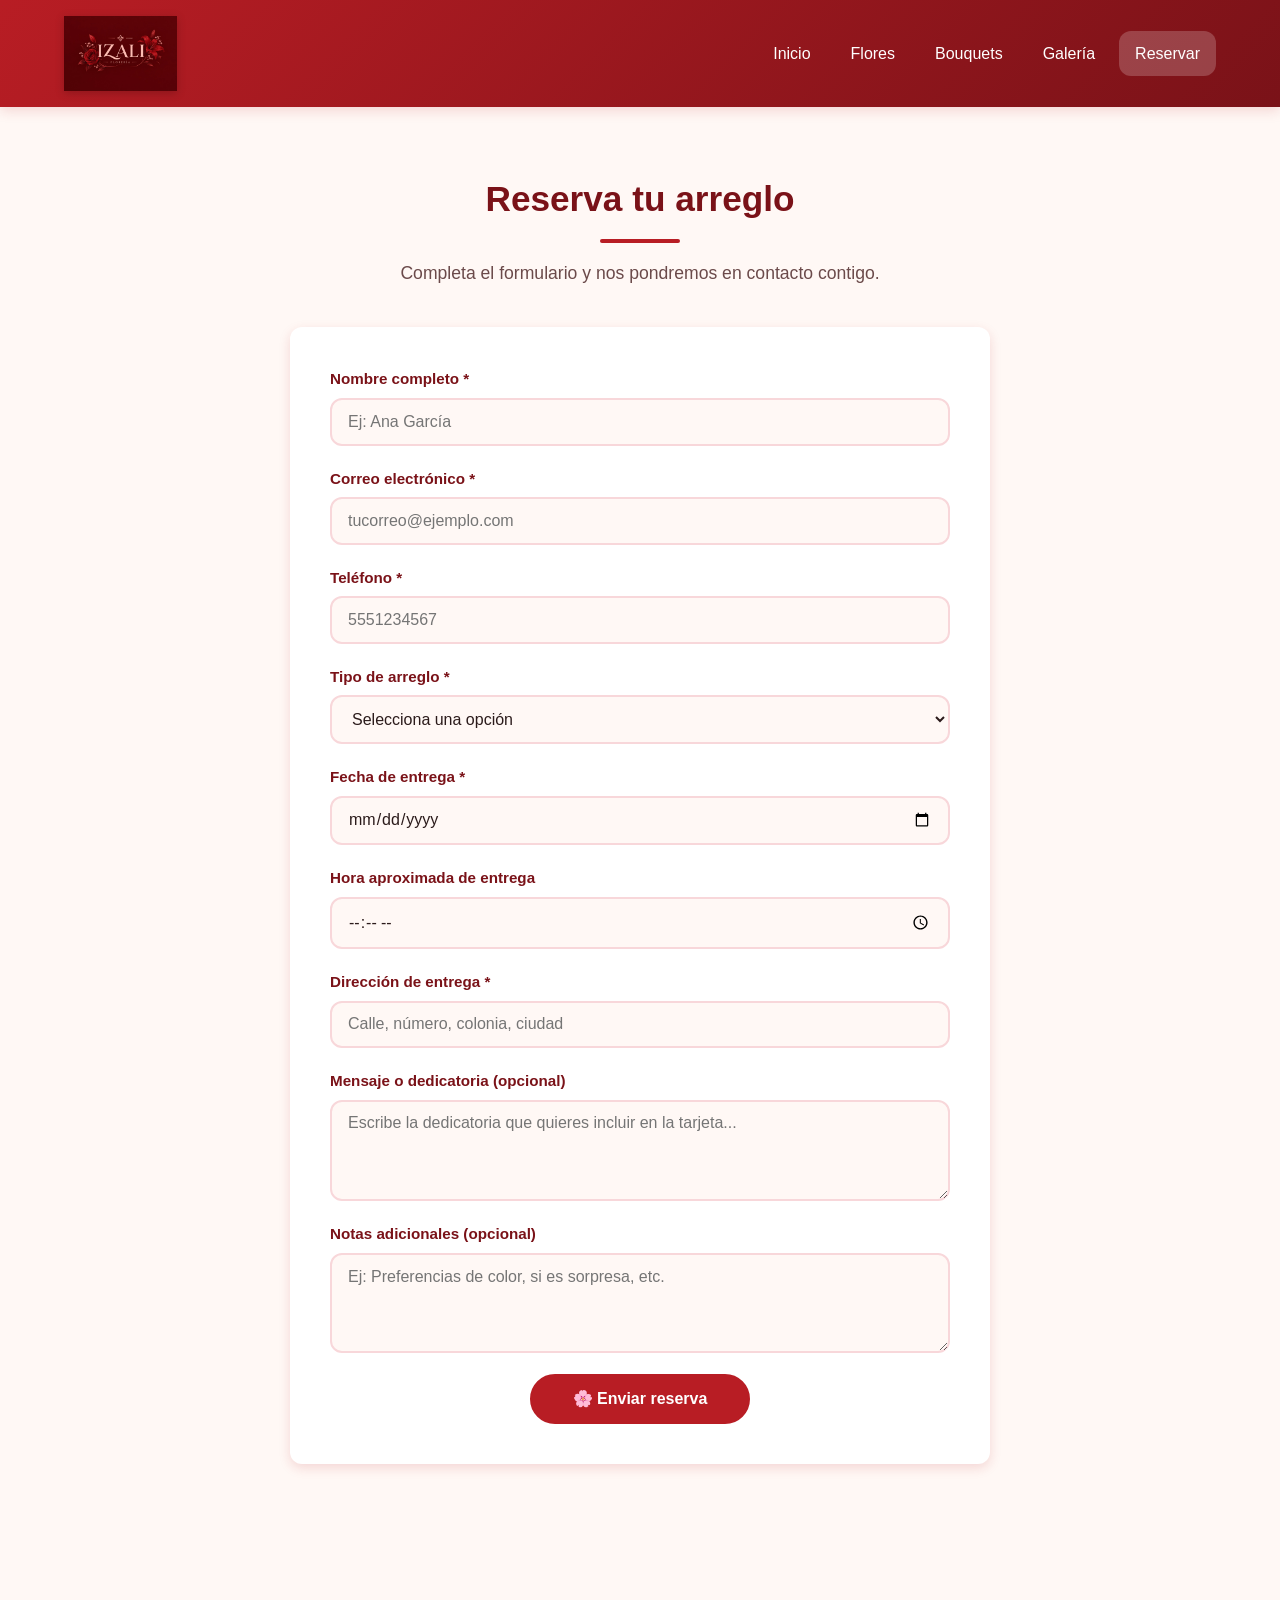
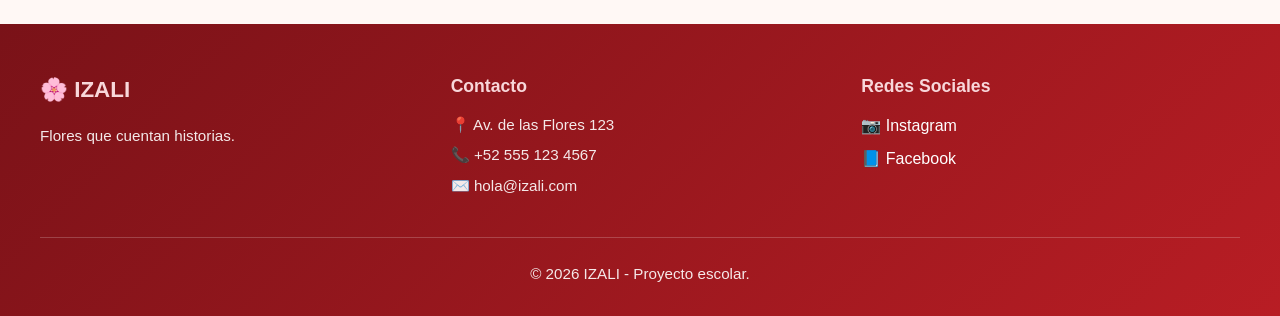
<file: reservar.html>
<!DOCTYPE html>
<html lang="es">
<head>
    <meta charset="UTF-8">
    <meta name="viewport" content="width=device-width, initial-scale=1.0">
    <title>Reservar - IZALI</title>
    <link rel="stylesheet" href="css/estilos.css">
</head>
<body>
    <header class="header">
        <div class="contenedor-header">
            <a href="index.html" class="logo">
                <img src="img/logo.png.jpeg" alt="IZALI Florería" class="logo-img">
            </a>
            <button class="menu-toggle" id="menuToggle" aria-label="Abrir menú">☰</button>
            <nav class="nav" id="nav">
                <ul>
                    <li><a href="index.html">Inicio</a></li>
                    <li><a href="flores.html">Flores</a></li>
                    <li><a href="bouquets.html">Bouquets</a></li>
                    <li><a href="galeria.html">Galería</a></li>
                    <li><a href="reservar.html" class="activo">Reservar</a></li>
                </ul>
            </nav>
        </div>
    </header>

    <section class="seccion">
        <h1 class="titulo-seccion">Reserva tu arreglo</h1>
        <p class="subtitulo">Completa el formulario y nos pondremos en contacto contigo.</p>

        <!-- FORMULARIO CON FORMSUBMIT (AJAX) -->
        <form 
            class="formulario" 
            id="formReserva" 
            action="https://formspree.io/f/xkjovlyd" 
            method="POST" 
            novalidate>

            <!-- ⚙️ CONFIGURACIÓN DE FORMSUBMIT -->
            <input type="hidden" name="_subject" value="🌸 Nueva reserva de IZALI">
            <input type="text" name="_honey" style="display:none">

            <!-- ⚠️ NO incluir _next. El AJAX maneja la respuesta -->

            <div class="campo">
                <label for="nombre">Nombre completo *</label>
                <input type="text" id="nombre" name="nombre" required placeholder="Ej: Ana García">
            </div>

            <div class="campo">
                <label for="email">Correo electrónico *</label>
                <input type="email" id="email" name="email" required placeholder="tucorreo@ejemplo.com">
            </div>

            <div class="campo">
                <label for="telefono">Teléfono *</label>
                <input type="tel" id="telefono" name="telefono" required placeholder="5551234567">
            </div>

            <div class="campo">
                <label for="tipo">Tipo de arreglo *</label>
                <select id="tipo" name="tipo" required>
                    <option value="">Selecciona una opción</option>
                    <option value="Bouquet Romance">Bouquet Romance</option>
                    <option value="Bouquet Primaveral">Bouquet Primaveral</option>
                    <option value="Bouquet Alegría">Bouquet Alegría</option>
                    <option value="Bouquet Elegante">Bouquet Elegante</option>
                    <option value="Bouquet Amistad">Bouquet Amistad</option>
                    <option value="Bouquet Premium IZALI">Bouquet Premium IZALI</option>
                    <option value="Arreglo personalizado">Arreglo personalizado</option>
                </select>
            </div>

            <div class="campo">
                <label for="fecha">Fecha de entrega *</label>
                <input type="date" id="fecha" name="fecha" required>
            </div>

            <div class="campo">
                <label for="hora">Hora aproximada de entrega</label>
                <input type="time" id="hora" name="hora">
            </div>

            <div class="campo">
                <label for="direccion">Dirección de entrega *</label>
                <input type="text" id="direccion" name="direccion" required placeholder="Calle, número, colonia, ciudad">
            </div>

            <div class="campo">
                <label for="mensaje">Mensaje o dedicatoria (opcional)</label>
                <textarea id="mensaje" name="mensaje" rows="4" placeholder="Escribe la dedicatoria que quieres incluir en la tarjeta..."></textarea>
            </div>

            <div class="campo">
                <label for="notas">Notas adicionales (opcional)</label>
                <textarea id="notas" name="notas" rows="3" placeholder="Ej: Preferencias de color, si es sorpresa, etc."></textarea>
            </div>

            <button type="submit" class="btn btn-primario" style="align-self: center; min-width: 220px;" id="btnEnviar">
                🌸 Enviar reserva
            </button>

            <!-- Mensaje de éxito (aparece sin salir de la página) -->
            <div id="mensajeExito" class="mensaje-exito" style="display:none;">
                <h3>¡Gracias por tu reserva! 🌷</h3>
                <p>Hemos recibido tu pedido. Te contactaremos pronto para confirmar.</p>
            </div>

            <!-- Mensaje de error -->
            <div id="mensajeError" class="mensaje-error" style="display:none;">
                <h3>⚠️ Ups, algo salió mal</h3>
                <p>Por favor intenta de nuevo o contáctanos por WhatsApp.</p>
            </div>
        </form>
    </section>

    <footer class="footer">
        <div class="footer-contenido">
            <div><h3>🌸 IZALI</h3><p>Flores que cuentan historias.</p></div>
            <div>
                <h4>Contacto</h4>
                <p>📍 Av. de las Flores 123</p>
                <p>📞 +52 555 123 4567</p>
                <p>✉️ hola@izali.com</p>
            </div>
            <div>
                <h4>Redes Sociales</h4>
                <ul class="redes">
                    <li>
                        <a href="https://www.instagram.com/izali.fl?mdxt=MWFzYnc0ajNnMmxjNQ%3D%3D&utm_source=qr" 
                           target="_blank" rel="noopener noreferrer">
                            📷 Instagram
                        </a>
                    </li>
                    <li>
                        <a href="https://www.facebook.com/share/1CXx3NkuYP/?mibextid=wwXIfr" 
                           target="_blank" rel="noopener noreferrer">
                            📘 Facebook
                        </a>
                    </li>
                </ul>
            </div>
        </div>
        <p class="copyright">© 2026 IZALI - Proyecto escolar.</p>
    </footer>

    <script src="js/script.js"></script>
</body>
</html>
</file>
<file: css/estilos.css>
/* ============================================
   IZALI - Florería | Estilos principales
   Paleta: Tonos rojos
   ============================================ */

/* ---------- Variables de color ---------- */
:root {
    --rojo-principal: #b81d24;
    --rojo-oscuro: #7a1218;
    --rojo-claro: #e63946;
    --rojo-suave: #fde8e8;
    --rosa-pastel: #f8d7da;
    --crema: #fff8f5;
    --texto-oscuro: #2b1b1b;
    --texto-claro: #6b4a4a;
    --blanco: #ffffff;
    --sombra: 0 4px 12px rgba(184, 29, 36, 0.15);
    --sombra-hover: 0 8px 20px rgba(184, 29, 36, 0.25);
    --radio: 12px;
    --transicion: all 0.3s ease;
}

/* ---------- Reset básico ---------- */
* {
    margin: 0;
    padding: 0;
    box-sizing: border-box;
}

html {
    scroll-behavior: smooth;
}

body {
    font-family: 'Segoe UI', Tahoma, Geneva, Verdana, sans-serif;
    background-color: var(--crema);
    color: var(--texto-oscuro);
    line-height: 1.6;
    font-size: 16px;
}

img {
    max-width: 100%;
    display: block;
}

a {
    color: var(--rojo-principal);
    text-decoration: none;
    transition: var(--transicion);
}

a:hover {
    color: var(--rojo-oscuro);
}

/* ---------- Encabezado / Navegación ---------- */
.header {
    background: linear-gradient(135deg, var(--rojo-principal), var(--rojo-oscuro));
    box-shadow: var(--sombra);
    position: sticky;
    top: 0;
    z-index: 1000;
}

.contenedor-header {
    max-width: 1200px;
    margin: 0 auto;
    padding: 1rem 1.5rem;
    display: flex;
    justify-content: space-between;
    align-items: center;
    flex-wrap: wrap;
}

/* Logo con imagen */
.logo-img {
    height: 75px;      /* ← antes 55, ahora 75 */
    width: auto;
    display: block;
    transition: all 0.3s ease;
    filter: drop-shadow(0 2px 4px rgba(0, 0, 0, 0.2));
}

.logo {
    display: flex;
    align-items: center;
    padding: 0;
    margin: 0;
}

.logo:hover .logo-img {
    transform: scale(1.05);
}

.nav ul {
    list-style: none;
    display: flex;
    gap: 0.5rem;
    flex-wrap: wrap;
}

.nav a {
    color: var(--blanco);
    padding: 0.6rem 1rem;
    border-radius: var(--radio);
    font-weight: 500;
    display: block;
    transition: var(--transicion);
}

.nav a:hover,
.nav a.activo {
    background-color: rgba(255, 255, 255, 0.2);
    color: var(--blanco);
}

/* Botón hamburguesa (móvil) */
.menu-toggle {
    display: none;
    background: none;
    border: none;
    color: var(--blanco);
    font-size: 1.8rem;
    cursor: pointer;
    padding: 0.3rem 0.6rem;
    border-radius: var(--radio);
}

.menu-toggle:hover {
    background-color: rgba(255, 255, 255, 0.15);
}

/* ---------- Hero (portada) ---------- */
.hero {
    background: linear-gradient(rgba(122, 18, 24, 0.75), rgba(184, 29, 36, 0.75)),
                url('https://images.unsplash.com/photo-1490750967868-88aa4486c946?w=1600') center/cover;
    color: var(--blanco);
    padding: 6rem 1.5rem;
    text-align: center;
}

.hero-contenido {
    max-width: 800px;
    margin: 0 auto;
}

.hero h1 {
    font-size: 3rem;
    margin-bottom: 1rem;
    text-shadow: 2px 2px 6px rgba(0, 0, 0, 0.4);
}

.hero h1 span {
    color: var(--rosa-pastel);
    font-style: italic;
}

.hero p {
    font-size: 1.15rem;
    margin-bottom: 2rem;
    text-shadow: 1px 1px 4px rgba(0, 0, 0, 0.4);
}

.hero-botones {
    display: flex;
    gap: 1rem;
    justify-content: center;
    flex-wrap: wrap;
}

/* ---------- Botones ---------- */
.btn {
    display: inline-block;
    padding: 0.85rem 2rem;
    border-radius: 50px;
    font-weight: 600;
    font-size: 1rem;
    cursor: pointer;
    border: 2px solid transparent;
    transition: var(--transicion);
    text-align: center;
}

.btn-primario {
    background-color: var(--rojo-principal);
    color: var(--blanco);
    border-color: var(--rojo-principal);
}

.btn-primario:hover {
    background-color: var(--rojo-oscuro);
    border-color: var(--rojo-oscuro);
    color: var(--blanco);
    transform: translateY(-2px);
    box-shadow: var(--sombra-hover);
}

.btn-secundario {
    background-color: transparent;
    color: var(--blanco);
    border-color: var(--blanco);
}

.btn-secundario:hover {
    background-color: var(--blanco);
    color: var(--rojo-principal);
    transform: translateY(-2px);
}

.btn-pequeno {
    padding: 0.5rem 1.3rem;
    font-size: 0.9rem;
}

.centrado {
    text-align: center;
    margin-top: 2rem;
}

/* ---------- Secciones ---------- */
.seccion {
    max-width: 1200px;
    margin: 0 auto;
    padding: 4rem 1.5rem;
}

.seccion-fondo {
    background-color: var(--rojo-suave);
    max-width: 100%;
    border-radius: 0;
}

.titulo-seccion {
    text-align: center;
    color: var(--rojo-oscuro);
    font-size: 2.2rem;
    margin-bottom: 1rem;
    position: relative;
    padding-bottom: 1rem;
}

.titulo-seccion::after {
    content: '';
    position: absolute;
    bottom: 0;
    left: 50%;
    transform: translateX(-50%);
    width: 80px;
    height: 4px;
    background-color: var(--rojo-principal);
    border-radius: 2px;
}

.subtitulo {
    text-align: center;
    color: var(--texto-claro);
    font-size: 1.1rem;
    margin-bottom: 2.5rem;
}

.subtitulo-video {
    text-align: center;
    color: var(--rojo-oscuro);
    font-size: 1.5rem;
    margin: 2rem 0 1rem;
}

/* ---------- Sobre nosotros ---------- */
.sobre-nosotros {
    display: grid;
    grid-template-columns: 1fr 1fr;
    gap: 2.5rem;
    align-items: center;
    margin-top: 2rem;
}

.sobre-nosotros h3 {
    color: var(--rojo-principal);
    margin: 1.2rem 0 0.5rem;
    font-size: 1.3rem;
}

.sobre-nosotros h3:first-child {
    margin-top: 0;
}

.sobre-nosotros img {
    border-radius: var(--radio);
    box-shadow: var(--sombra);
    width: 100%;
    height: 100%;
    object-fit: cover;
}

/* ---------- Tarjetas de servicios ---------- */
.tarjetas {
    display: grid;
    grid-template-columns: repeat(auto-fit, minmax(230px, 1fr));
    gap: 1.5rem;
    margin-top: 2rem;
}

.tarjeta {
    background-color: var(--blanco);
    padding: 2rem 1.5rem;
    border-radius: var(--radio);
    box-shadow: var(--sombra);
    text-align: center;
    transition: var(--transicion);
    border-top: 4px solid var(--rojo-principal);
}

.tarjeta:hover {
    transform: translateY(-6px);
    box-shadow: var(--sombra-hover);
}

.tarjeta-icono {
    font-size: 2.5rem;
    margin-bottom: 1rem;
}

.tarjeta h3 {
    color: var(--rojo-oscuro);
    margin-bottom: 0.5rem;
    font-size: 1.15rem;
}

.tarjeta p {
    color: var(--texto-claro);
    font-size: 0.95rem;
}

/* ---------- Grid de flores (index) ---------- */
.grid-flores {
    display: grid;
    grid-template-columns: repeat(auto-fit, minmax(260px, 1fr));
    gap: 2rem;
    margin-top: 2rem;
}

.flor-card {
    background-color: var(--blanco);
    border-radius: var(--radio);
    overflow: hidden;
    box-shadow: var(--sombra);
    transition: var(--transicion);
}

.flor-card:hover {
    transform: translateY(-6px);
    box-shadow: var(--sombra-hover);
}

.flor-card img {
    width: 100%;
    height: 220px;
    object-fit: cover;
}

.flor-info {
    padding: 1.2rem;
}

.flor-info h3 {
    color: var(--rojo-principal);
    margin-bottom: 0.5rem;
}

.flor-info p {
    color: var(--texto-claro);
    font-size: 0.95rem;
}

/* ---------- Lista detallada de flores ---------- */
.lista-flores {
    display: flex;
    flex-direction: column;
    gap: 2.5rem;
    margin-top: 2rem;
}

.flor-detalle {
    display: grid;
    grid-template-columns: 1fr 1.3fr;
    gap: 2rem;
    background-color: var(--blanco);
    border-radius: var(--radio);
    overflow: hidden;
    box-shadow: var(--sombra);
    transition: var(--transicion);
}

.flor-detalle:hover {
    box-shadow: var(--sombra-hover);
}

.flor-detalle:nth-child(even) {
    direction: rtl;
}

.flor-detalle:nth-child(even) .flor-texto {
    direction: ltr;
}

.flor-imagen img {
    width: 100%;
    height: 100%;
    min-height: 300px;
    object-fit: cover;
}

.flor-texto {
    padding: 2rem;
}

.flor-texto h2 {
    color: var(--rojo-oscuro);
    margin-bottom: 1rem;
    font-size: 1.6rem;
}

.flor-texto p {
    margin-bottom: 0.6rem;
    color: var(--texto-oscuro);
}

.flor-texto strong {
    color: var(--rojo-principal);
}

.flor-texto .btn {
    margin-top: 1rem;
}

/* ---------- Bouquets ---------- */
.grid-bouquets {
    display: grid;
    grid-template-columns: repeat(auto-fit, minmax(280px, 1fr));
    gap: 2rem;
    margin-top: 2rem;
}

.bouquet-card {
    background-color: var(--blanco);
    border-radius: var(--radio);
    overflow: hidden;
    box-shadow: var(--sombra);
    transition: var(--transicion);
    display: flex;
    flex-direction: column;
}

.bouquet-card:hover {
    transform: translateY(-6px);
    box-shadow: var(--sombra-hover);
}

.bouquet-card img {
    width: 100%;
    height: 260px;
    object-fit: cover;
}

.bouquet-info {
    padding: 1.5rem;
    display: flex;
    flex-direction: column;
    flex: 1;
}

.bouquet-info h3 {
    color: var(--rojo-principal);
    margin-bottom: 0.5rem;
}

.precio {
    color: var(--rojo-oscuro);
    font-size: 1.3rem;
    font-weight: bold;
    margin-bottom: 0.8rem;
}

.bouquet-info p {
    color: var(--texto-claro);
    margin-bottom: 0.6rem;
    font-size: 0.95rem;
}

.bouquet-info small {
    display: block;
    margin-bottom: 1rem;
    color: var(--texto-oscuro);
}

.bouquet-info .btn {
    margin-top: auto;
    align-self: flex-start;
}

/* ---------- Galería ---------- */
.video-contenedor {
    max-width: 900px;
    margin: 0 auto 3rem;
    background-color: var(--blanco);
    padding: 1.5rem;
    border-radius: var(--radio);
    box-shadow: var(--sombra);
}

.video-contenedor video {
    border-radius: var(--radio);
    margin-bottom: 0.5rem;
}

.nota {
    text-align: center;
    color: var(--texto-claro);
    font-size: 0.85rem;
    font-style: italic;
}

.nota code {
    background-color: var(--rojo-suave);
    padding: 0.2rem 0.4rem;
    border-radius: 4px;
    color: var(--rojo-oscuro);
    font-family: 'Courier New', monospace;
}

.galeria {
    display: grid;
    grid-template-columns: repeat(auto-fit, minmax(200px, 1fr));
    gap: 1rem;
    margin-top: 1.5rem;
}

.galeria img {
    width: 100%;
    height: 200px;
    object-fit: cover;
    border-radius: var(--radio);
    cursor: pointer;
    transition: var(--transicion);
    box-shadow: var(--sombra);
}

.galeria img:hover {
    transform: scale(1.04);
    box-shadow: var(--sombra-hover);
}

/* Lightbox */
.lightbox {
    display: none;
    position: fixed;
    z-index: 2000;
    left: 0;
    top: 0;
    width: 100%;
    height: 100%;
    background-color: rgba(0, 0, 0, 0.9);
    justify-content: center;
    align-items: center;
    padding: 2rem;
}

.lightbox.activo {
    display: flex;
}

.lightbox img {
    max-width: 90%;
    max-height: 90vh;
    border-radius: var(--radio);
    box-shadow: 0 0 30px rgba(255, 255, 255, 0.3);
}

.cerrar-lightbox {
    position: absolute;
    top: 20px;
    right: 40px;
    color: var(--blanco);
    font-size: 3rem;
    font-weight: bold;
    cursor: pointer;
    transition: var(--transicion);
}

.cerrar-lightbox:hover {
    color: var(--rojo-claro);
}

/* ---------- Formulario ---------- */
.formulario {
    max-width: 700px;
    margin: 2rem auto;
    background-color: var(--blanco);
    padding: 2.5rem;
    border-radius: var(--radio);
    box-shadow: var(--sombra);
    display: flex;
    flex-direction: column;
    gap: 1.3rem;
}

.campo {
    display: flex;
    flex-direction: column;
    gap: 0.4rem;
}

.campo label {
    color: var(--rojo-oscuro);
    font-weight: 600;
    font-size: 0.95rem;
}

.campo input,
.campo select,
.campo textarea {
    padding: 0.8rem 1rem;
    border: 2px solid var(--rosa-pastel);
    border-radius: var(--radio);
    font-size: 1rem;
    font-family: inherit;
    background-color: var(--crema);
    color: var(--texto-oscuro);
    transition: var(--transicion);
}

.campo input:focus,
.campo select:focus,
.campo textarea:focus {
    outline: none;
    border-color: var(--rojo-principal);
    background-color: var(--blanco);
    box-shadow: 0 0 0 3px rgba(184, 29, 36, 0.15);
}

.campo textarea {
    resize: vertical;
    min-height: 100px;
}

.campo small {
    color: var(--texto-claro);
    font-size: 0.85rem;
}

/* Mensaje de éxito */
.mensaje-exito {
    display: none;
    background-color: #d4edda;
    color: #155724;
    padding: 1rem 1.5rem;
    border-radius: var(--radio);
    border-left: 5px solid #28a745;
    margin-top: 1rem;
    text-align: center;
}

.mensaje-exito.activo {
    display: block;
}

/* ---------- Pie de página ---------- */
.footer {
    background: linear-gradient(135deg, var(--rojo-oscuro), var(--rojo-principal));
    color: var(--blanco);
    padding: 3rem 1.5rem 1.5rem;
    margin-top: 4rem;
}

.footer-contenido {
    max-width: 1200px;
    margin: 0 auto;
    display: grid;
    grid-template-columns: repeat(auto-fit, minmax(220px, 1fr));
    gap: 2rem;
    padding-bottom: 2rem;
    border-bottom: 1px solid rgba(255, 255, 255, 0.2);
}

.footer h3 {
    color: var(--rosa-pastel);
    margin-bottom: 1rem;
    font-size: 1.4rem;
}

.footer h4 {
    color: var(--rosa-pastel);
    margin-bottom: 0.8rem;
    font-size: 1.1rem;
}

.footer p {
    margin-bottom: 0.4rem;
    font-size: 0.95rem;
    color: rgba(255, 255, 255, 0.9);
}

.redes {
    list-style: none;
}

.redes li {
    margin-bottom: 0.5rem;
}

.redes a {
    color: var(--blanco);
    transition: var(--transicion);
    display: inline-block;
}

.redes a:hover {
    color: var(--rosa-pastel);
    transform: translateX(5px);
}

.copyright {
    text-align: center;
    padding-top: 1.5rem;
    font-size: 0.9rem;
    color: rgba(255, 255, 255, 0.75);
}

/* ============================================
   RESPONSIVE (móvil y tablet)
   ============================================ */

@media (max-width: 900px) {
    .sobre-nosotros {
        grid-template-columns: 1fr;
    }

    .flor-detalle {
        grid-template-columns: 1fr;
    }

    .flor-detalle:nth-child(even) {
        direction: ltr;
    }
}

@media (max-width: 768px) {
    .hero h1 {
        font-size: 2.2rem;
    }

    .hero p {
        font-size: 1rem;
    }

    .titulo-seccion {
        font-size: 1.8rem;
    }

    .menu-toggle {
        display: block;
    }

    .nav {
        width: 100%;
        max-height: 0;
        overflow: hidden;
        transition: max-height 0.4s ease;
    }

    .nav.abierto {
        max-height: 500px;
        margin-top: 1rem;
    }

    .nav ul {
        flex-direction: column;
        width: 100%;
        gap: 0;
    }

    .nav a {
        padding: 0.9rem 1rem;
        border-radius: 0;
        border-bottom: 1px solid rgba(255, 255, 255, 0.15);
    }

    .contenedor-header {
        padding: 0.8rem 1rem;
    }

    .logo {
        font-size: 1.5rem;
    }

    .seccion {
        padding: 2.5rem 1rem;
    }

    .formulario {
        padding: 1.5rem;
    }

    .hero {
        padding: 4rem 1rem;
    }

    .hero-botones {
        flex-direction: column;
        align-items: stretch;
    }

    .btn {
        width: 100%;
    }

    .galeria {
        grid-template-columns: repeat(auto-fit, minmax(140px, 1fr));
    }

    .galeria img {
        height: 140px;
    }

    .cerrar-lightbox {
        right: 20px;
        font-size: 2.3rem;
    }
}

@media (max-width: 480px) {
    .hero h1 {
        font-size: 1.8rem;
    }

    .titulo-seccion {
        font-size: 1.5rem;
    }

    .flor-texto {
        padding: 1.3rem;
    }

    .bouquet-info {
        padding: 1.2rem;
    }
}

/* ---------- Accesibilidad ---------- */
:focus-visible {
    outline: 3px solid var(--rojo-claro);
    outline-offset: 2px;
}

@media (prefers-reduced-motion: reduce) {
    * {
        transition: none !important;
        animation: none !important;
    }
}

/* ---------- Mensajes del formulario ---------- */
.mensaje-exito {
    background-color: #d4edda;
    color: #155724;
    padding: 2rem;
    border-radius: var(--radio);
    border-left: 5px solid #28a745;
    text-align: center;
    margin-top: 1rem;
    animation: aparecer 0.5s ease;
}

.mensaje-exito h3 {
    color: #155724;
    margin-bottom: 0.5rem;
}

.mensaje-error {
    background-color: #f8d7da;
    color: #721c24;
    padding: 2rem;
    border-radius: var(--radio);
    border-left: 5px solid #dc3545;
    text-align: center;
    margin-top: 1rem;
    animation: aparecer 0.5s ease;
}

.mensaje-error h3 {
    color: #721c24;
    margin-bottom: 0.5rem;
}

@keyframes aparecer {
    from { opacity: 0; transform: translateY(-10px); }
    to { opacity: 1; transform: translateY(0); }
}
</file>
